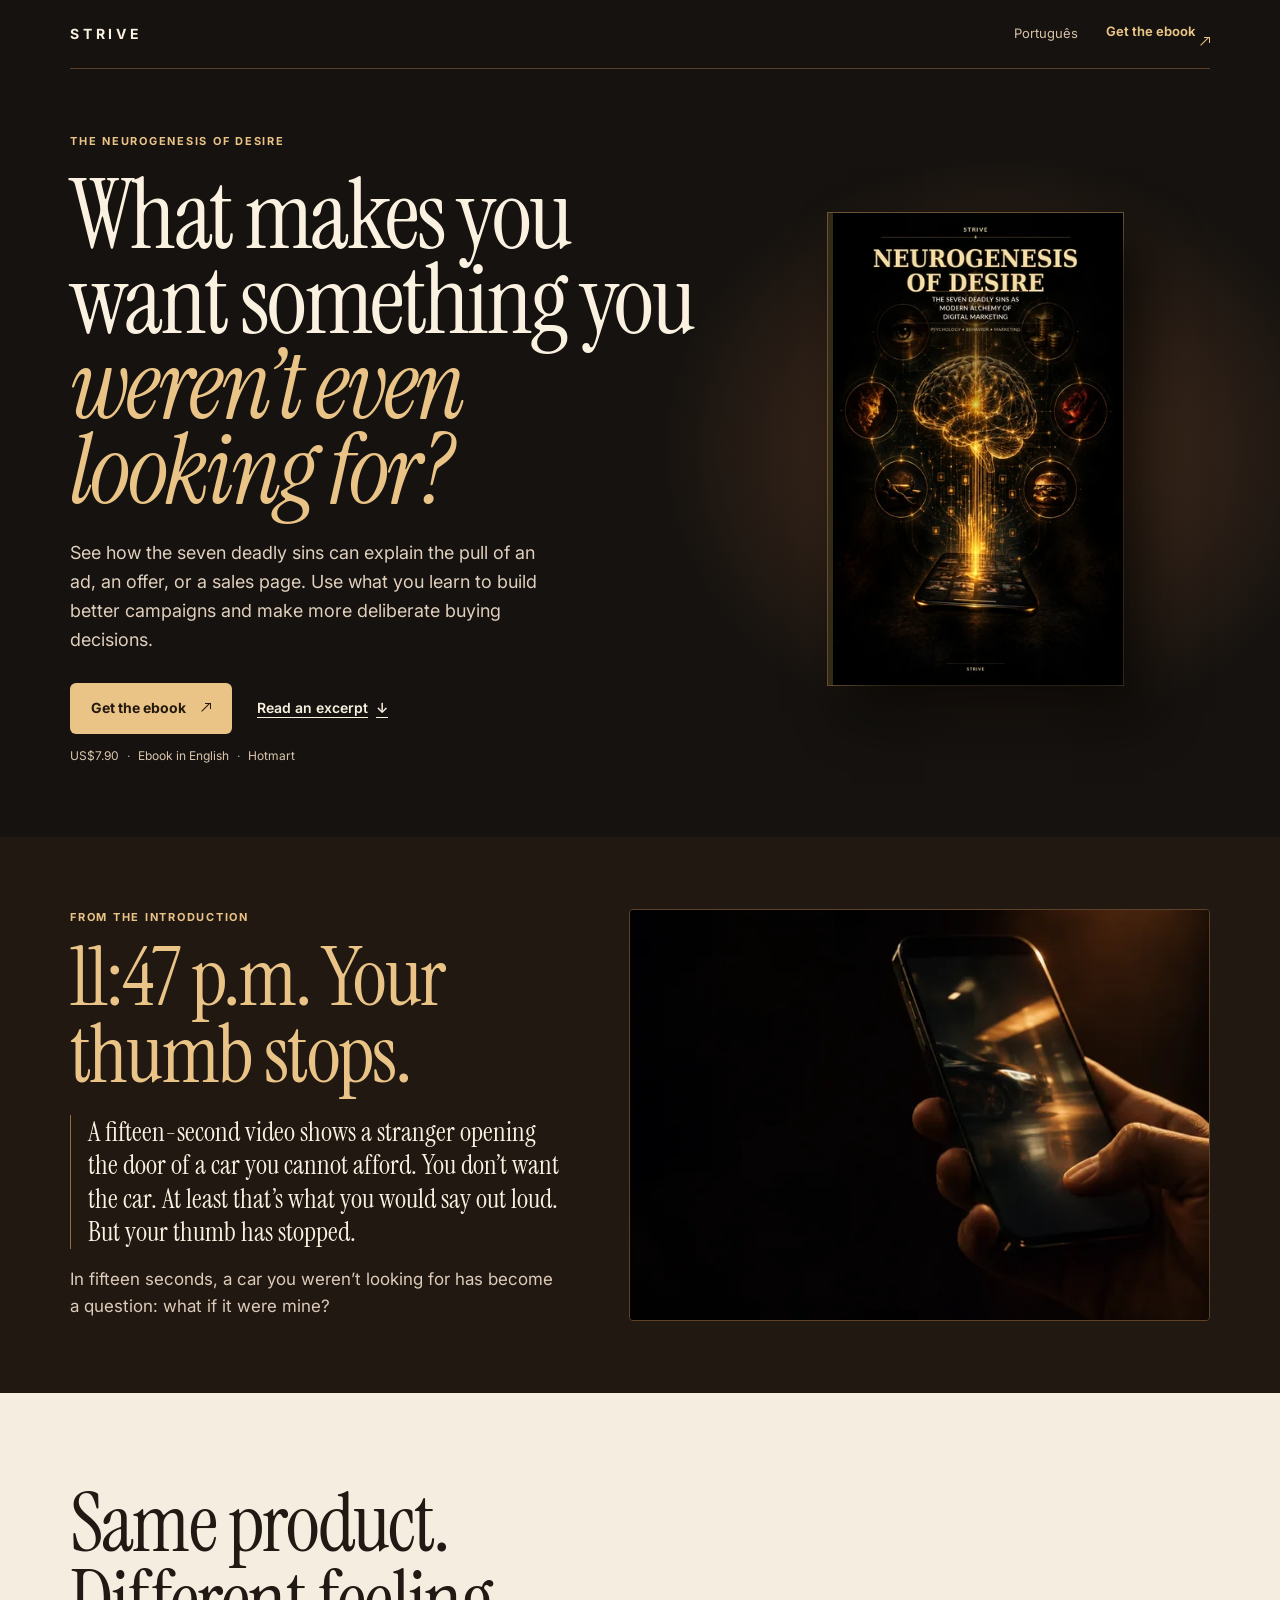
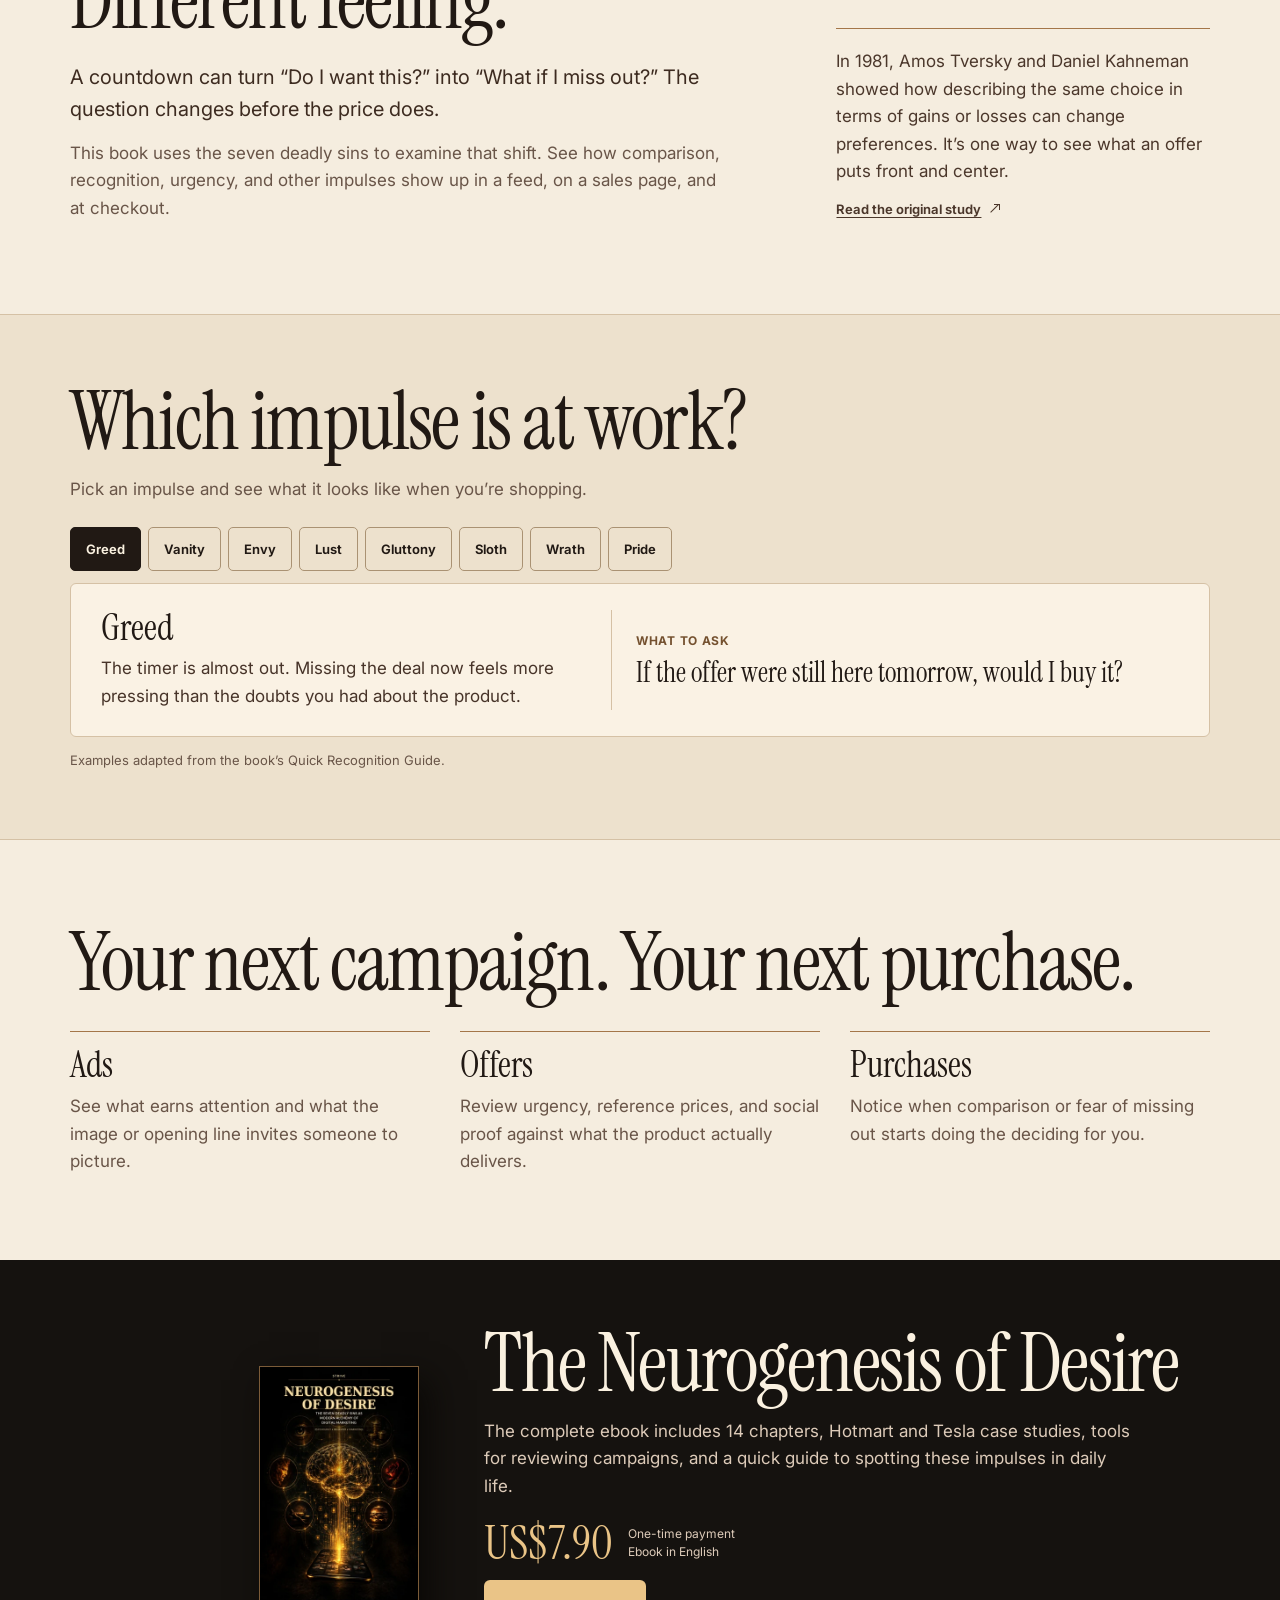
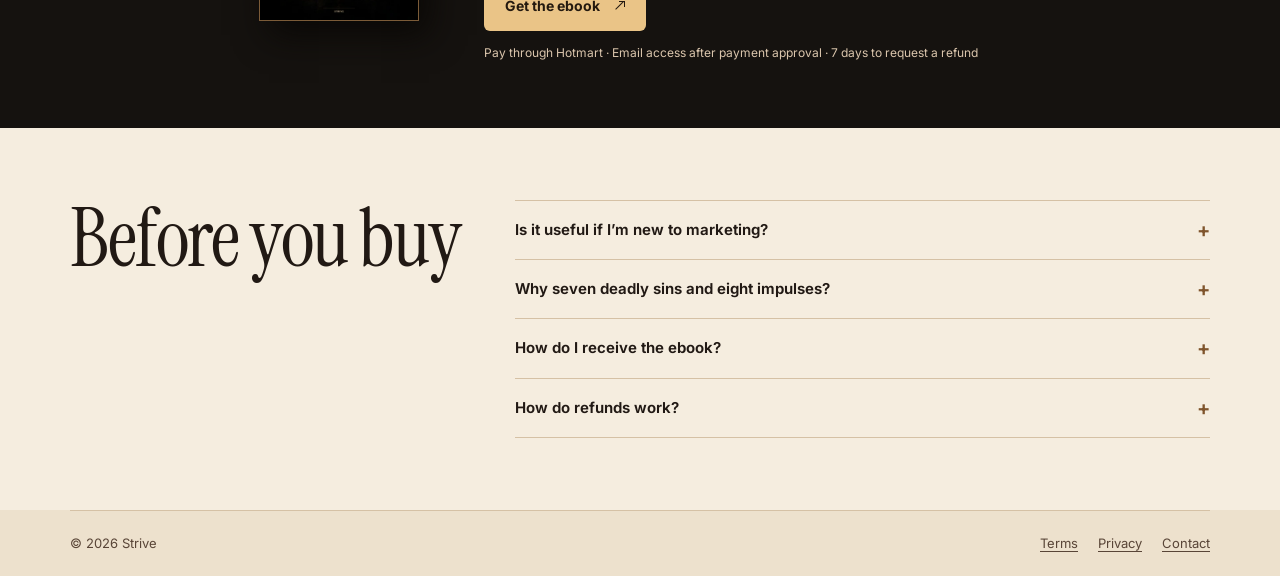
<file: index.html>
<!doctype html>
<html lang="en-US">
<head>
  <meta charset="utf-8">
  <meta name="viewport" content="width=device-width, initial-scale=1, viewport-fit=cover">
  <title>The Neurogenesis of Desire | The psychology behind offers we want</title>
  <meta name="description" content="What makes you want something you weren’t even looking for? Explore the seven deadly sins through the psychology of ads, offers, and buying decisions. Ebook, US$7.90.">
  <meta name="theme-color" content="#15120f">
  <link rel="canonical" href="https://striveks.github.io/neurogenesis-of-desire/">
  <link rel="alternate" hreflang="pt-BR" href="https://striveks.github.io/neurogenesis-desejo/">
  <link rel="alternate" hreflang="en-US" href="https://striveks.github.io/neurogenesis-of-desire/">
  <meta property="og:type" content="website">
  <meta property="og:title" content="The Neurogenesis of Desire">
  <meta property="og:description" content="What makes you want something you weren’t even looking for? Explore the seven deadly sins through the psychology of ads, offers, and buying decisions. Ebook, US$7.90.">
  <meta property="og:locale" content="en_US">
  <meta property="og:url" content="https://striveks.github.io/neurogenesis-of-desire/">
  <meta property="og:image" content="https://striveks.github.io/neurogenesis-of-desire/Capa%20do%20ebook.jpg">
  <meta property="og:image:alt" content="Cover of The Neurogenesis of Desire">
  <meta name="twitter:card" content="summary_large_image">
  <link rel="preconnect" href="https://fonts.googleapis.com">
  <link rel="preconnect" href="https://fonts.gstatic.com" crossorigin>
  <link rel="stylesheet" href="https://fonts.googleapis.com/css2?family=Instrument+Serif:ital@0;1&family=Inter:wght@400;500;600;650;700&display=swap">
  <link rel="stylesheet" href="page.css?v=232e783">
  <script src="page.js" defer></script>
  <script>
!function(f,b,e,v,n,t,s)
{if(f.fbq)return;n=f.fbq=function(){n.callMethod?
n.callMethod.apply(n,arguments):n.queue.push(arguments)};
if(!f._fbq)f._fbq=n;n.push=n;n.loaded=!0;n.version='2.0';
n.queue=[];t=b.createElement(e);t.async=!0;
t.src=v;s=b.getElementsByTagName(e)[0];
s.parentNode.insertBefore(t,s)}(window, document,'script',
'https://connect.facebook.net/en_US/fbevents.js');
fbq('init', '1488165053208368');
fbq('track', 'PageView');
</script>
</head>
<body data-value="7.90" data-currency="USD">
  <noscript><img height="1" width="1" hidden alt="" src="https://www.facebook.com/tr?id=1488165053208368&amp;ev=PageView&amp;noscript=1"></noscript>
  <a class="skip" href="#main">Skip to content</a>
  <header class="masthead">
    <div class="wrap masthead-inner">
      <span class="wordmark">STRIVE</span>
      <nav aria-label="Main navigation">
        <a class="language" data-language href="https://striveks.github.io/neurogenesis-desejo/" hreflang="pt-BR" lang="pt-BR">Português</a>
        <a class="header-cta" href="#oferta">Get the ebook <span aria-hidden="true">↗</span></a>
      </nav>
    </div>
  </header>
  <main id="main">
    <section class="hero" aria-labelledby="hero-title">
      <div class="wrap hero-grid">
        <div class="hero-copy">
          <p class="eyebrow hero-label">The Neurogenesis of Desire</p>
          <h1 id="hero-title">What makes you want something you <em>weren’t even looking for?</em></h1>
          <p class="hero-sub">See how the seven deadly sins can explain the pull of an ad, an offer, or a sales page. Use what you learn to build better campaigns and make more deliberate buying decisions.</p>
          <div class="hero-actions">
            <a id="hero-buy" class="button" href="https://pay.hotmart.com/O108236113W?checkoutMode=10" data-checkout>Get the ebook <span aria-hidden="true">↗</span></a>
            <a class="text-link" href="#amostra">Read an excerpt <span aria-hidden="true">↓</span></a>
          </div>
          <p class="micro">US$7.90 <span aria-hidden="true">·</span> Ebook in English <span aria-hidden="true">·</span> Hotmart</p>
        </div>
        <div class="hero-art">
          <div class="cover-frame">
            <img src="capa-360.webp" srcset="capa-360.webp 360w, capa-720.webp 720w"
                 sizes="(max-width: 760px) 42vw, 295px" width="360" height="576" fetchpriority="high" alt="Cover of The Neurogenesis of Desire">
          </div>
        </div>
      </div>
    </section>

    <section class="scene" id="amostra" aria-labelledby="scene-title">
      <div class="wrap scene-grid">
        <div class="scene-copy">
          <p class="eyebrow">From the introduction</p>
          <h2 id="scene-title">11:47 p.m. Your thumb stops.</h2>
          <blockquote>A fifteen-second video shows a stranger opening the door of a car you cannot afford. You don’t want the car. At least that’s what you would say out loud. But your thumb has stopped.</blockquote>
          <p>In fifteen seconds, a car you weren’t looking for has become a question: what if it were mine?</p>
        </div>
        <figure class="scene-image">
          <img src="feed-640.webp" srcset="feed-640.webp 640w, feed-1200.webp 1200w"
               sizes="(max-width: 760px) 90vw, 50vw" alt="A hand holding a phone with a video of a car on its screen at night" width="1200" height="800" loading="lazy" decoding="async">
        </figure>
      </div>
    </section>

    <section class="argument" aria-labelledby="argument-title">
      <div class="wrap argument-grid">
        <div>
          <h2 id="argument-title">Same product.<br>Different feeling.</h2>
          <p class="intro">A countdown can turn “Do I want this?” into “What if I miss out?” The question changes before the price does.</p>
          <p>This book uses the seven deadly sins to examine that shift. See how comparison, recognition, urgency, and other impulses show up in a feed, on a sales page, and at checkout.</p>
        </div>
        <aside class="evidence" aria-label="Research reference">
          <p>In 1981, Amos Tversky and Daniel Kahneman showed how describing the same choice in terms of gains or losses can change preferences. It’s one way to see what an offer puts front and center.</p>
          <a href="https://pubmed.ncbi.nlm.nih.gov/7455683/" target="_blank" rel="noopener">Read the original study <span aria-hidden="true">↗</span></a>
        </aside>
      </div>
    </section>

    <section class="examples" aria-labelledby="examples-title">
      <div class="wrap">
        <h2 id="examples-title">Which impulse is at work?</h2>
        <p class="examples-intro">Pick an impulse and see what it looks like when you’re shopping.</p>
        <div class="experiment" data-experiment>
          <article id="impulse-0" class="example">
  <div><h3>Greed</h3><p>The timer is almost out. Missing the deal now feels more pressing than the doubts you had about the product.</p></div>
  <div class="question"><span>What to ask</span><p>If the offer were still here tomorrow, would I buy it?</p></div>
</article>
          <article id="impulse-1" class="example">
  <div><h3>Vanity</h3><p>The first thing you picture is the photo of your purchase you’ll post.</p></div>
  <div class="question"><span>What to ask</span><p>Would I choose this if no one could see it?</p></div>
</article>
          <article id="impulse-2" class="example">
  <div><h3>Envy</h3><p>You see someone’s results and suddenly want the course they took.</p></div>
  <div class="question"><span>What to ask</span><p>Am I seeing how they got there or only where they ended up?</p></div>
</article>
          <article id="impulse-3" class="example">
  <div><h3>Lust</h3><p>The lighting, sound, and texture in the video make you imagine holding the product.</p></div>
  <div class="question"><span>What to ask</span><p>Will it deliver what the scene made me picture?</p></div>
</article>
          <article id="impulse-4" class="example">
  <div><h3>Gluttony</h3><p>The bundle has dozens of lessons. You already have three unfinished courses.</p></div>
  <div class="question"><span>What to ask</span><p>Which part of this bundle will I use first?</p></div>
</article>
          <article id="impulse-5" class="example">
  <div><h3>Sloth</h3><p>The one-click option wins before you even look at the one that takes three.</p></div>
  <div class="question"><span>What to ask</span><p>Does this save me time or make the sale easier?</p></div>
</article>
          <article id="impulse-6" class="example">
  <div><h3>Wrath</h3><p>The brand puts an old frustration into words. For a moment, buying feels like getting even.</p></div>
  <div class="question"><span>What to ask</span><p>Does this offer solve what made me angry?</p></div>
</article>
          <article id="impulse-7" class="example">
  <div><h3>Pride</h3><p>The expert title, the badge, and the high price make the claim feel credible.</p></div>
  <div class="question"><span>What to ask</span><p>What evidence backs up this claim to authority?</p></div>
</article>
        </div>
        <p class="caption">Examples adapted from the book’s Quick Recognition Guide.</p>
      </div>
    </section>

    <section class="application" aria-labelledby="application-title">
      <div class="wrap">
        <h2 id="application-title">Your next campaign. Your next purchase.</h2>
        <div class="applications"><article><h3>Ads</h3><p>See what earns attention and what the image or opening line invites someone to picture.</p></article>
          <article><h3>Offers</h3><p>Review urgency, reference prices, and social proof against what the product actually delivers.</p></article>
          <article><h3>Purchases</h3><p>Notice when comparison or fear of missing out starts doing the deciding for you.</p></article></div>
      </div>
    </section>

    <section class="offer" id="oferta" aria-labelledby="offer-title">
      <div class="wrap offer-grid">
        <div class="offer-art">
          <img src="capa-360.webp" width="360" height="576" loading="lazy" decoding="async" alt="">
        </div>
        <div class="offer-copy">
          <h2 id="offer-title">The Neurogenesis of Desire</h2>
          <p>The complete ebook includes 14 chapters, Hotmart and Tesla case studies, tools for reviewing campaigns, and a quick guide to spotting these impulses in daily life.</p>
          <div class="price-row"><strong>US$7.90</strong><span>One-time payment<br>Ebook in English</span></div>
          <a id="offer-buy" class="button" href="https://pay.hotmart.com/O108236113W?checkoutMode=10" data-checkout>Get the ebook <span aria-hidden="true">↗</span></a>
          <p class="micro">Pay through Hotmart · Email access after payment approval · 7 days to request a refund</p>
        </div>
      </div>
    </section>

    <section class="faq" aria-labelledby="faq-title">
      <div class="wrap faq-grid">
        <h2 id="faq-title">Before you buy</h2>
        <div><details><summary>Is it useful if I’m new to marketing?</summary><p>Yes. The book starts with the psychology of these impulses, looks at examples from brands, and moves on to tools for reviewing ads, offers, and funnels.</p></details>
          <details><summary>Why seven deadly sins and eight impulses?</summary><p>The book also draws on the tradition of Evagrius Ponticus, who treated vanity and pride separately. One seeks recognition, the other seeks superiority.</p></details>
          <details><summary>How do I receive the ebook?</summary><p>Hotmart sends access instructions to the email address used at checkout once payment is approved.</p></details>
          <details><summary>How do refunds work?</summary><p>You can request a refund through Hotmart within seven days of the purchase.</p></details></div>
      </div>
    </section>
  </main>

  <footer>
    <div class="wrap footer-inner">
      <span>© 2026 Strive</span>
      <div class="legal"><a href="terms.html">Terms</a><a href="privacy.html">Privacy</a><a href="contact.html">Contact</a></div>
    </div>
  </footer>
  <div id="sticky" class="sticky" hidden>
    <span>US$7.90</span><a class="button" href="https://pay.hotmart.com/O108236113W?checkoutMode=10" data-checkout>Get the ebook <span aria-hidden="true">↗</span></a>
  </div>
</body>
</html>
</file>
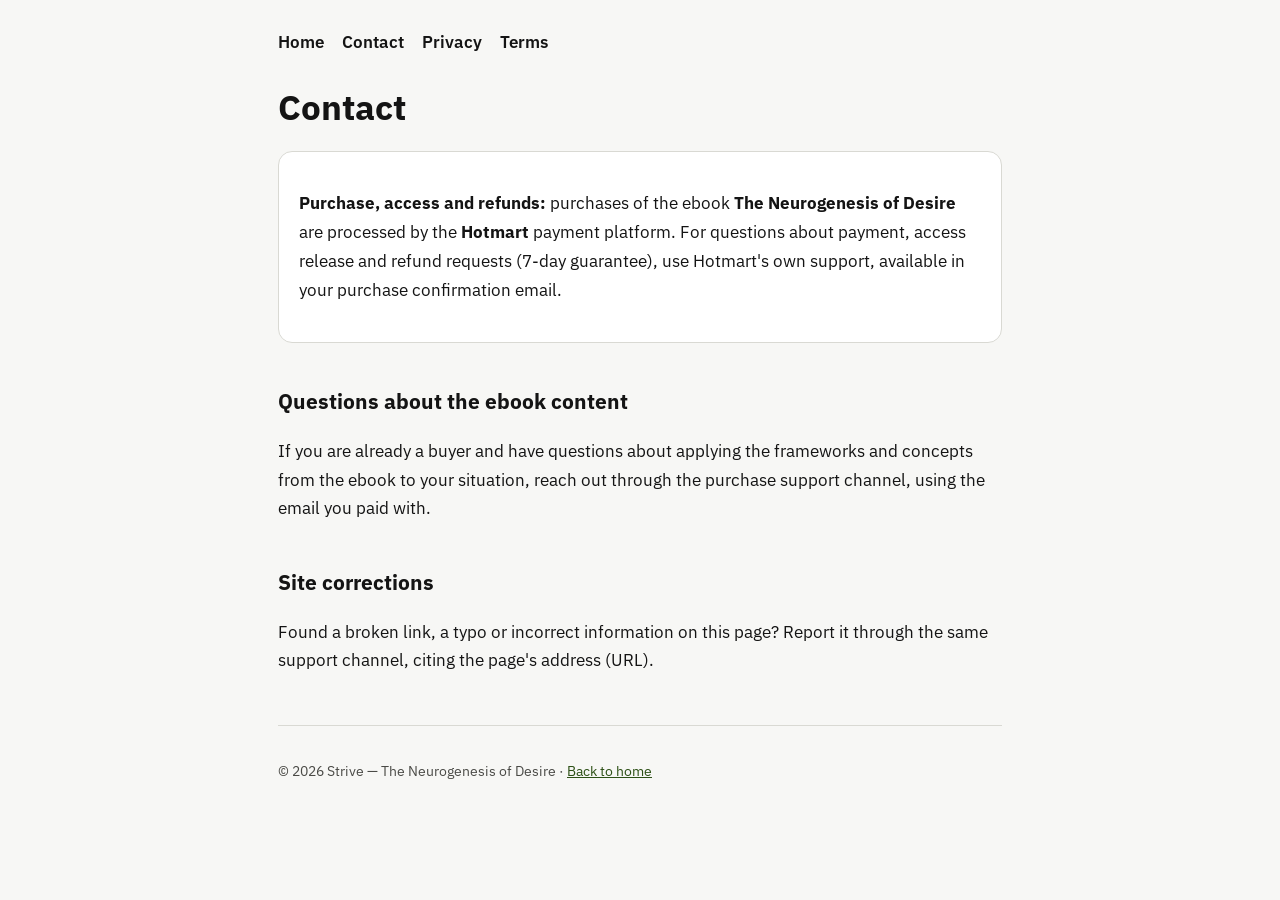
<file: contact.html>
<!doctype html>
<html lang="en">
<head>
  <!-- Google tag (gtag.js) -->
  <script async src="https://www.googletagmanager.com/gtag/js?id=AW-18496624211"></script>
  <script>
    window.dataLayer = window.dataLayer || [];
    function gtag(){dataLayer.push(arguments);}
    gtag('js', new Date());

    gtag('config', 'AW-18496624211');
  </script>
  <!-- Meta Pixel Code -->
  <script>
  !function(f,b,e,v,n,t,s)
  {if(f.fbq)return;n=f.fbq=function(){n.callMethod?
  n.callMethod.apply(n,arguments):n.queue.push(arguments)};
  if(!f._fbq)f._fbq=n;n.push=n.loaded=!0;n.version='2.0';
  n.queue=[];t=b.createElement(e);t.async=!0;
  t.src=v;s=b.getElementsByTagName(e)[0];
  s.parentNode.insertBefore(t,s)}(window, document,'script',
  'https://connect.facebook.net/en_US/fbevents.js');
  fbq('init', '1485489682906125');
  fbq('track', 'PageView');
  fbq('init', '2617810105282228');
  fbq('track', 'PageView');
  </script>
  <!-- End Meta Pixel Code -->
  <meta charset="utf-8">
  <meta name="viewport" content="width=device-width, initial-scale=1">
  <title>Contact | Strive — The Neurogenesis of Desire</title>
  <meta name="description" content="Support channels for the ebook The Neurogenesis of Desire (Strive): purchase, access, refund and questions about the content.">
  <link rel="canonical" href="https://striveks.github.io/neurogenesis-of-desire/contact.html">
  <meta name="robots" content="index,follow">
  <link rel="preconnect" href="https://fonts.googleapis.com">
  <link rel="preconnect" href="https://fonts.gstatic.com" crossorigin>
  <link href="https://fonts.googleapis.com/css2?family=IBM+Plex+Sans:wght@400;600;700&display=swap" rel="stylesheet">
  <style>
    :root{--bg:#F7F7F5;--card:#FFFFFF;--ink:#141414;--muted:#4A4A46;--line:#D9D9D3;--accent:#2D5016}
    *{box-sizing:border-box}
    body{margin:0;background:var(--bg);color:var(--ink);font:17px/1.7 'IBM Plex Sans',sans-serif}
    main{max-width:760px;margin:0 auto;padding:28px 18px 70px}
    h1{font-size:2.2rem;line-height:1.15}
    h2{margin-top:2em;font-size:1.3rem}
    .box{background:var(--card);border:1px solid var(--line);border-radius:14px;padding:20px}
    .small{color:var(--muted);font-size:.9rem}
    a{color:var(--accent)}
    nav{margin-bottom:30px}
    nav a{margin-right:14px;text-decoration:none;font-weight:600;color:var(--ink)}
    nav a:hover{color:var(--accent)}
    footer{border-top:1px solid var(--line);padding-top:18px;margin-top:50px}
  </style>
</head>
<body>
  <main>
    <nav><a href="index.html">Home</a> <a href="contact.html">Contact</a> <a href="privacy.html">Privacy</a> <a href="terms.html">Terms</a></nav>
    <h1>Contact</h1>
    <div class="box">
      <p><strong>Purchase, access and refunds:</strong> purchases of the ebook <strong>The Neurogenesis of Desire</strong> are processed by the <strong>Hotmart</strong> payment platform. For questions about payment, access release and refund requests (7-day guarantee), use Hotmart's own support, available in your purchase confirmation email.</p>
    </div>
    <h2>Questions about the ebook content</h2>
    <p>If you are already a buyer and have questions about applying the frameworks and concepts from the ebook to your situation, reach out through the purchase support channel, using the email you paid with.</p>
    <h2>Site corrections</h2>
    <p>Found a broken link, a typo or incorrect information on this page? Report it through the same support channel, citing the page's address (URL).</p>
    <footer><p class="small">© 2026 Strive — The Neurogenesis of Desire · <a href="index.html">Back to home</a></p></footer>
  </main>
</body>
</html>
</file>
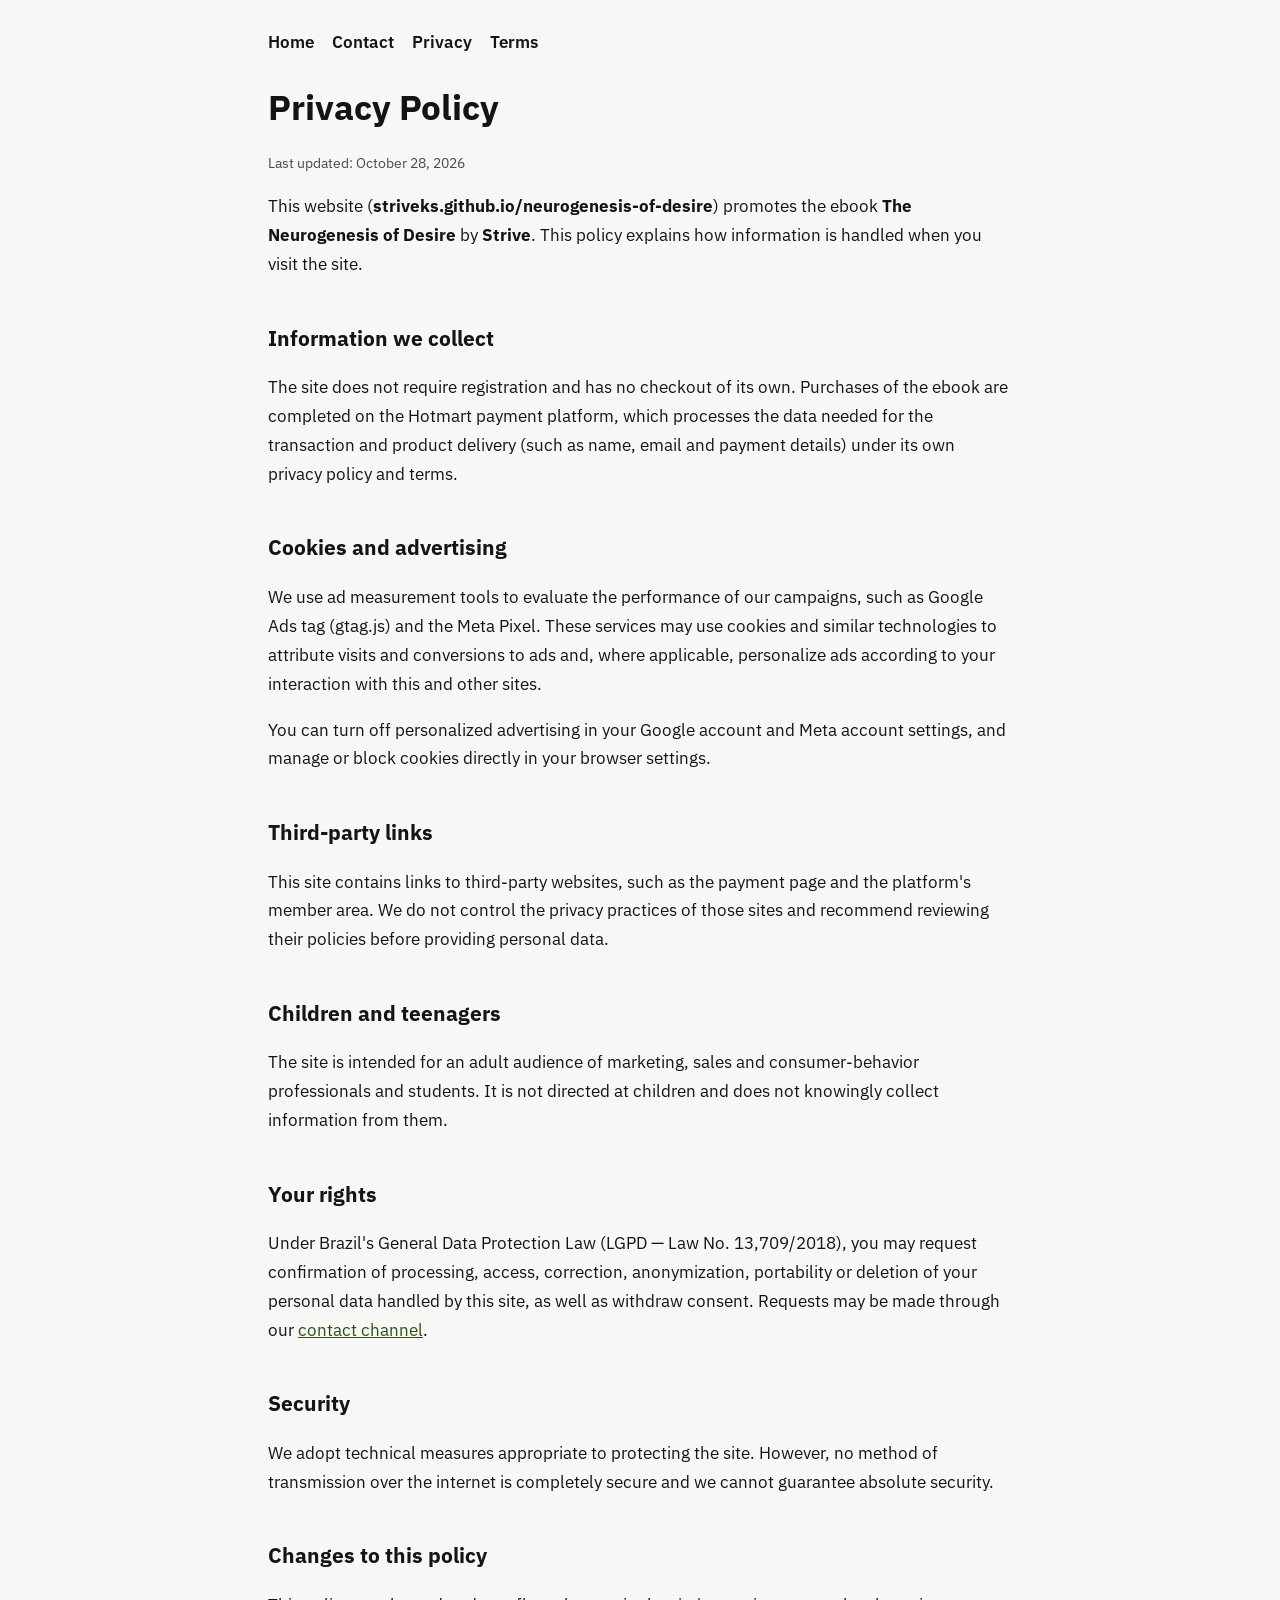
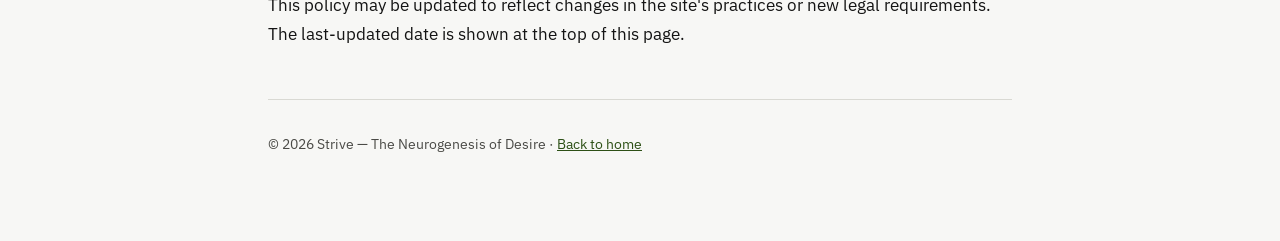
<file: privacy.html>
<!doctype html>
<html lang="en">
<head>
  <!-- Google tag (gtag.js) -->
  <script async src="https://www.googletagmanager.com/gtag/js?id=AW-18496624211"></script>
  <script>
    window.dataLayer = window.dataLayer || [];
    function gtag(){dataLayer.push(arguments);}
    gtag('js', new Date());

    gtag('config', 'AW-18496624211');
  </script>
  <!-- Meta Pixel Code -->
  <script>
  !function(f,b,e,v,n,t,s)
  {if(f.fbq)return;n=f.fbq=function(){n.callMethod?
  n.callMethod.apply(n,arguments):n.queue.push(arguments)};
  if(!f._fbq)f._fbq=n;n.push=n.loaded=!0;n.version='2.0';
  n.queue=[];t=b.createElement(e);t.async=!0;
  t.src=v;s=b.getElementsByTagName(e)[0];
  s.parentNode.insertBefore(t,s)}(window, document,'script',
  'https://connect.facebook.net/en_US/fbevents.js');
  fbq('init', '1485489682906125');
  fbq('track', 'PageView');
  fbq('init', '2617810105282228');
  fbq('track', 'PageView');
  </script>
  <!-- End Meta Pixel Code -->
  <meta charset="utf-8">
  <meta name="viewport" content="width=device-width, initial-scale=1">
  <title>Privacy Policy | Strive — The Neurogenesis of Desire</title>
  <meta name="description" content="Privacy Policy for The Neurogenesis of Desire ebook site (Strive): data collected, cookies, advertising and your rights.">
  <link rel="canonical" href="https://striveks.github.io/neurogenesis-of-desire/privacy.html">
  <meta name="robots" content="index,follow">
  <link rel="preconnect" href="https://fonts.googleapis.com">
  <link rel="preconnect" href="https://fonts.gstatic.com" crossorigin>
  <link href="https://fonts.googleapis.com/css2?family=IBM+Plex+Sans:wght@400;600;700&display=swap" rel="stylesheet">
  <style>
    :root{--bg:#F7F7F5;--card:#FFFFFF;--ink:#141414;--muted:#4A4A46;--line:#D9D9D3;--accent:#2D5016}
    *{box-sizing:border-box}
    body{margin:0;background:var(--bg);color:var(--ink);font:17px/1.7 'IBM Plex Sans',sans-serif}
    main{max-width:780px;margin:0 auto;padding:28px 18px 70px}
    h1{font-size:2.2rem;line-height:1.15}
    h2{margin-top:2em;font-size:1.3rem}
    .box{background:var(--card);border:1px solid var(--line);border-radius:14px;padding:18px}
    .small{color:var(--muted);font-size:.9rem}
    a{color:var(--accent)}
    nav{margin-bottom:30px}
    nav a{margin-right:14px;text-decoration:none;font-weight:600;color:var(--ink)}
    nav a:hover{color:var(--accent)}
    footer{border-top:1px solid var(--line);padding-top:18px;margin-top:50px}
  </style>
</head>
<body>
  <main>
    <nav><a href="index.html">Home</a> <a href="contact.html">Contact</a> <a href="privacy.html">Privacy</a> <a href="terms.html">Terms</a></nav>
    <h1>Privacy Policy</h1>
    <p class="small">Last updated: October 28, 2026</p>

    <p>This website (<strong>striveks.github.io/neurogenesis-of-desire</strong>) promotes the ebook <strong>The Neurogenesis of Desire</strong> by <strong>Strive</strong>. This policy explains how information is handled when you visit the site.</p>

    <h2>Information we collect</h2>
    <p>The site does not require registration and has no checkout of its own. Purchases of the ebook are completed on the Hotmart payment platform, which processes the data needed for the transaction and product delivery (such as name, email and payment details) under its own privacy policy and terms.</p>

    <h2>Cookies and advertising</h2>
    <p>We use ad measurement tools to evaluate the performance of our campaigns, such as Google Ads tag (gtag.js) and the Meta Pixel. These services may use cookies and similar technologies to attribute visits and conversions to ads and, where applicable, personalize ads according to your interaction with this and other sites.</p>
    <p>You can turn off personalized advertising in your Google account and Meta account settings, and manage or block cookies directly in your browser settings.</p>

    <h2>Third-party links</h2>
    <p>This site contains links to third-party websites, such as the payment page and the platform's member area. We do not control the privacy practices of those sites and recommend reviewing their policies before providing personal data.</p>

    <h2>Children and teenagers</h2>
    <p>The site is intended for an adult audience of marketing, sales and consumer-behavior professionals and students. It is not directed at children and does not knowingly collect information from them.</p>

    <h2>Your rights</h2>
    <p>Under Brazil's General Data Protection Law (LGPD — Law No. 13,709/2018), you may request confirmation of processing, access, correction, anonymization, portability or deletion of your personal data handled by this site, as well as withdraw consent. Requests may be made through our <a href="contact.html">contact channel</a>.</p>

    <h2>Security</h2>
    <p>We adopt technical measures appropriate to protecting the site. However, no method of transmission over the internet is completely secure and we cannot guarantee absolute security.</p>

    <h2>Changes to this policy</h2>
    <p>This policy may be updated to reflect changes in the site's practices or new legal requirements. The last-updated date is shown at the top of this page.</p>
    <footer><p class="small">© 2026 Strive — The Neurogenesis of Desire · <a href="index.html">Back to home</a></p></footer>
  </main>
</body>
</html>
</file>
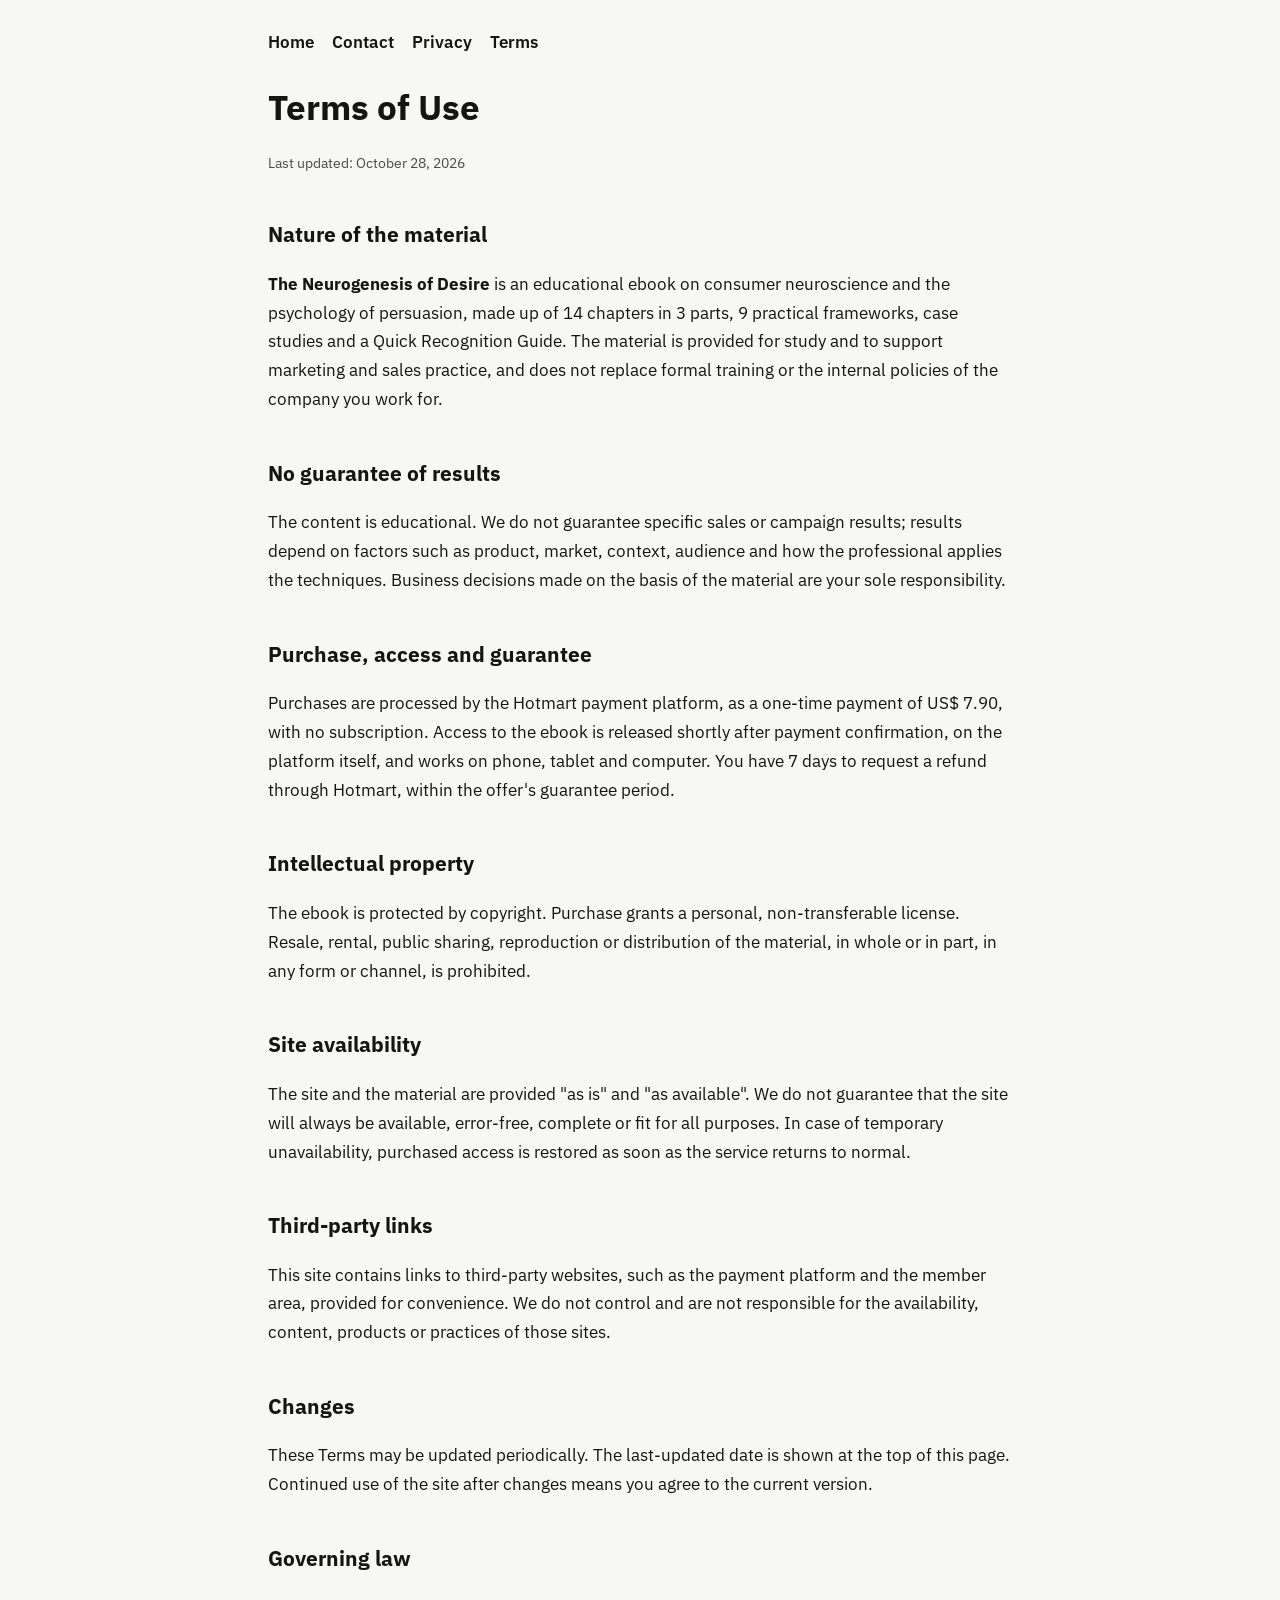
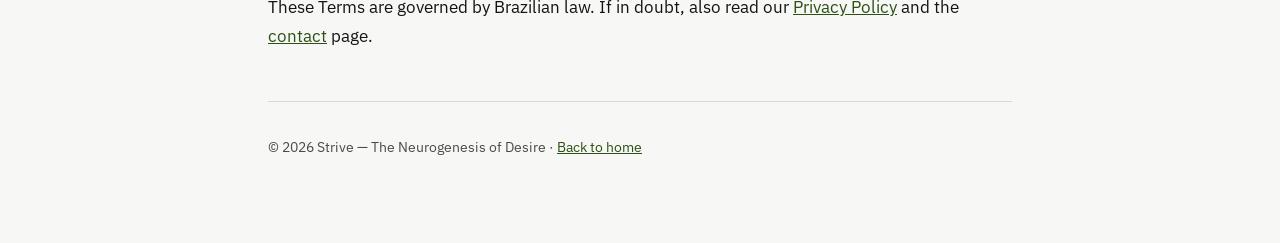
<file: terms.html>
<!doctype html>
<html lang="en">
<head>
  <!-- Google tag (gtag.js) -->
  <script async src="https://www.googletagmanager.com/gtag/js?id=AW-18496624211"></script>
  <script>
    window.dataLayer = window.dataLayer || [];
    function gtag(){dataLayer.push(arguments);}
    gtag('js', new Date());

    gtag('config', 'AW-18496624211');
  </script>
  <!-- Meta Pixel Code -->
  <script>
  !function(f,b,e,v,n,t,s)
  {if(f.fbq)return;n=f.fbq=function(){n.callMethod?
  n.callMethod.apply(n,arguments):n.queue.push(arguments)};
  if(!f._fbq)f._fbq=n;n.push=n.loaded=!0;n.version='2.0';
  n.queue=[];t=b.createElement(e);t.async=!0;
  t.src=v;s=b.getElementsByTagName(e)[0];
  s.parentNode.insertBefore(t,s)}(window, document,'script',
  'https://connect.facebook.net/en_US/fbevents.js');
  fbq('init', '1485489682906125');
  fbq('track', 'PageView');
  fbq('init', '2617810105282228');
  fbq('track', 'PageView');
  </script>
  <!-- End Meta Pixel Code -->
  <meta charset="utf-8">
  <meta name="viewport" content="width=device-width, initial-scale=1">
  <title>Terms of Use | Strive — The Neurogenesis of Desire</title>
  <meta name="description" content="Terms of Use for the ebook The Neurogenesis of Desire (Strive): nature of the material, purchase, guarantee, intellectual property and limitations of liability.">
  <link rel="canonical" href="https://striveks.github.io/neurogenesis-of-desire/terms.html">
  <meta name="robots" content="index,follow">
  <link rel="preconnect" href="https://fonts.googleapis.com">
  <link rel="preconnect" href="https://fonts.gstatic.com" crossorigin>
  <link href="https://fonts.googleapis.com/css2?family=IBM+Plex+Sans:wght@400;600;700&display=swap" rel="stylesheet">
  <style>
    :root{--bg:#F7F7F5;--card:#FFFFFF;--ink:#141414;--muted:#4A4A46;--line:#D9D9D3;--accent:#2D5016}
    *{box-sizing:border-box}
    body{margin:0;background:var(--bg);color:var(--ink);font:17px/1.7 'IBM Plex Sans',sans-serif}
    main{max-width:780px;margin:0 auto;padding:28px 18px 70px}
    h1{font-size:2.2rem;line-height:1.15}
    h2{margin-top:2em;font-size:1.3rem}
    .box{background:var(--card);border:1px solid var(--line);border-radius:14px;padding:18px}
    .small{color:var(--muted);font-size:.9rem}
    a{color:var(--accent)}
    nav{margin-bottom:30px}
    nav a{margin-right:14px;text-decoration:none;font-weight:600;color:var(--ink)}
    nav a:hover{color:var(--accent)}
    footer{border-top:1px solid var(--line);padding-top:18px;margin-top:50px}
  </style>
</head>
<body>
  <main>
    <nav><a href="index.html">Home</a> <a href="contact.html">Contact</a> <a href="privacy.html">Privacy</a> <a href="terms.html">Terms</a></nav>
    <h1>Terms of Use</h1>
    <p class="small">Last updated: October 28, 2026</p>

    <h2>Nature of the material</h2>
    <p><strong>The Neurogenesis of Desire</strong> is an educational ebook on consumer neuroscience and the psychology of persuasion, made up of 14 chapters in 3 parts, 9 practical frameworks, case studies and a Quick Recognition Guide. The material is provided for study and to support marketing and sales practice, and does not replace formal training or the internal policies of the company you work for.</p>

    <h2>No guarantee of results</h2>
    <p>The content is educational. We do not guarantee specific sales or campaign results; results depend on factors such as product, market, context, audience and how the professional applies the techniques. Business decisions made on the basis of the material are your sole responsibility.</p>

    <h2>Purchase, access and guarantee</h2>
    <p>Purchases are processed by the Hotmart payment platform, as a one-time payment of US$ 7.90, with no subscription. Access to the ebook is released shortly after payment confirmation, on the platform itself, and works on phone, tablet and computer. You have 7 days to request a refund through Hotmart, within the offer's guarantee period.</p>

    <h2>Intellectual property</h2>
    <p>The ebook is protected by copyright. Purchase grants a personal, non-transferable license. Resale, rental, public sharing, reproduction or distribution of the material, in whole or in part, in any form or channel, is prohibited.</p>

    <h2>Site availability</h2>
    <p>The site and the material are provided "as is" and "as available". We do not guarantee that the site will always be available, error-free, complete or fit for all purposes. In case of temporary unavailability, purchased access is restored as soon as the service returns to normal.</p>

    <h2>Third-party links</h2>
    <p>This site contains links to third-party websites, such as the payment platform and the member area, provided for convenience. We do not control and are not responsible for the availability, content, products or practices of those sites.</p>

    <h2>Changes</h2>
    <p>These Terms may be updated periodically. The last-updated date is shown at the top of this page. Continued use of the site after changes means you agree to the current version.</p>

    <h2>Governing law</h2>
    <p>These Terms are governed by Brazilian law. If in doubt, also read our <a href="privacy.html">Privacy Policy</a> and the <a href="contact.html">contact</a> page.</p>
    <footer><p class="small">© 2026 Strive — The Neurogenesis of Desire · <a href="index.html">Back to home</a></p></footer>
  </main>
</body>
</html>
</file>
<file: page.css>
:root {
  color-scheme: light;
  --ink: #211914;
  --dark: #15120f;
  --coal: #211812;
  --paper: #f5eddf;
  --paper-dark: #ede1cd;
  --milk: #faf1e0;
  --gold: #eac487;
  --muted: #695548;
  --line: #d5c1a5;
  --display: "Instrument Serif", Georgia, serif;
  --sans: Inter, system-ui, sans-serif;
}
*, *::before, *::after { box-sizing: border-box; }
html { scroll-behavior: smooth; }
body { margin: 0; background: var(--paper); color: var(--ink); font: 400 17px/1.62 var(--sans); }
img { display: block; max-width: 100%; height: auto; }
a { color: inherit; }
button { font: inherit; }
[hidden] { display: none !important; }
:focus-visible { outline: 2px solid #b15d14; outline-offset: 5px; }
h1, h2, h3, p, figure { margin: 0; }
h1, h2, h3 { font-family: var(--display); font-weight: 400; }
h1 { font-size: clamp(65px, 7.55vw, 112px); line-height: .88; letter-spacing: -.027em; }
h2 { font-size: clamp(47px, 6.5vw, 82px); line-height: .94; letter-spacing: -.022em; }
h3 { font-size: 36px; line-height: 1; }
h1 em { color: var(--gold); font-weight: 400; }
section[id] { scroll-margin-top: 14px; }
.wrap { width: min(100% - 96px, 1140px); margin-inline: auto; }
.eyebrow { font-size: 11px; font-weight: 700; letter-spacing: .16em; text-transform: uppercase; }
.skip { position: fixed; z-index: 12; inset: 8px auto auto 8px; transform: translateY(-160%); background: var(--milk); color: var(--ink); padding: 8px 14px; }
.skip:focus { transform: none; }
.masthead { color: var(--milk); background: var(--dark); }
.masthead-inner { display: flex; min-height: 69px; align-items: center; justify-content: space-between; gap: 20px; border-bottom: 1px solid #59402c; }
.wordmark { font-size: 14px; font-weight: 700; letter-spacing: .27em; }
nav { display: flex; align-items: center; gap: 28px; font-size: 13px; }
nav a { text-decoration: none; }
.language { color: #d8c1a6; }
.header-cta { color: var(--gold); font-weight: 650; }
nav a:hover, .text-link:hover, .legal a:hover { text-decoration: underline; }
.hero { background: var(--dark); color: var(--milk); overflow: hidden; }
.hero-grid { min-height: 620px; display: grid; grid-template-columns: 1.36fr 1fr; align-items: center; gap: 35px; padding-block: 64px 72px; }
.hero-copy { position: relative; z-index: 1; }
.hero-label { color: var(--gold); margin-bottom: 22px; }
.hero-sub { max-width: 43ch; color: #e0cfbd; margin-top: 25px; font-size: 18px; }
.hero-actions { display: flex; flex-wrap: wrap; align-items: center; gap: 16px 25px; margin-top: 28px; }
.button { display: inline-flex; align-items: center; justify-content: center; gap: 13px; min-height: 51px; padding: 12px 20px; border: 1px solid transparent; border-radius: 6px; background: var(--gold); color: #24190f; text-decoration: none; font-size: 14px; font-weight: 700; line-height: 1.25; }
.button:hover { background: #f4d8a7; }
/* Draw the diagonal arrow so the controls do not depend on font fallback. */
.header-cta span, .button span, .evidence a span {
  position: relative;
  display: inline-block;
  width: 10px;
  height: 10px;
  margin-left: 2px;
  font-size: 0;
  vertical-align: -1px;
}
.header-cta span::before, .button span::before, .evidence a span::before {
  content: "";
  position: absolute;
  inset: 0 0 auto auto;
  width: 6px;
  height: 6px;
  border-top: 1px solid currentColor;
  border-right: 1px solid currentColor;
}
.header-cta span::after, .button span::after, .evidence a span::after {
  content: "";
  position: absolute;
  top: 4px;
  left: -1px;
  width: 11px;
  height: 1px;
  background: currentColor;
  transform: rotate(-45deg);
}
.text-link { min-height: 44px; display: inline-flex; align-items: center; gap: 8px; color: var(--milk); text-underline-offset: 4px; font-size: 14px; font-weight: 600; }
.micro { color: #dbc6ad; font-size: 12px; margin-top: 12px; }
.micro > span { margin-inline: 5px; opacity: .82; }
.hero-art { position: relative; display: grid; justify-items: center; isolation: isolate; }
.hero-art::before { content: ""; position: absolute; inset: -14% -20%; z-index: -1; background: radial-gradient(ellipse at 54% 50%, #624021 0, #352419 33%, transparent 69%); }
.cover-frame { width: min(100%, 295px); box-shadow: 22px 28px 48px #080604c9, 0 0 0 1px #be935687; position: relative; }
.cover-frame::after { position: absolute; inset: 0 auto 0 0; width: 5px; background: #e6bb6938; content: ""; pointer-events: none; }

.scene { background: var(--coal); color: var(--milk); }
.scene-grid { display: grid; grid-template-columns: .92fr 1.08fr; align-items: center; gap: clamp(32px, 5vw, 78px); padding-block: 72px; }
.scene-copy .eyebrow { color: var(--gold); margin-bottom: 12px; }
.scene h2 { color: var(--gold); }
.scene blockquote { font: 400 27px/1.24 var(--display); margin: 22px 0 17px; border-left: 1px solid #986e40; padding-left: 17px; }
.scene-copy > p:last-child { color: #ddcbb9; max-width: 45ch; }
.scene-image { align-self: stretch; display: flex; min-height: 300px; }
.scene-image img { height: 100%; width: 100%; object-fit: cover; object-position: 72% center; border: 1px solid #5d422a; border-radius: 4px; }
.argument { padding-block: 92px; }
.argument-grid { display: grid; grid-template-columns: 1.28fr .72fr; align-items: end; gap: 40px clamp(45px, 8vw, 128px); }
.argument .intro { font-size: 20px; color: #3d2b20; margin-top: 22px; }
.argument .intro + p { color: var(--muted); margin-top: 14px; }
.evidence { padding: 19px 0 0; border-top: 1px solid #a47649; color: #4b372b; }
.evidence a { display: inline-flex; align-items: center; gap: 7px; font-weight: 650; font-size: 13px; margin-top: 13px; text-underline-offset: 3px; }

.examples { padding-block: 68px; background: var(--paper-dark); border-block: 1px solid var(--line); }
.examples-intro { margin-top: 15px; color: var(--muted); }
.experiment { margin-top: 24px; }
.tablist { display: flex; flex-wrap: wrap; gap: 7px; margin-bottom: 12px; }
.tablist button { background: transparent; color: var(--ink); border: 1px solid #aa9273; border-radius: 5px; padding: 8px 15px; min-height: 44px; font-size: 13px; font-weight: 650; cursor: pointer; }
.tablist button[aria-selected="true"] { background: var(--ink); color: var(--milk); border-color: var(--ink); }
.tablist button:hover:not([aria-selected="true"]) { background: #f7efe2; }
.example { display: grid; grid-template-columns: .92fr 1.08fr; gap: 26px; background: #faf2e4; border: 1px solid var(--line); padding: 26px 30px; border-radius: 6px; }
.example + .example { margin-top: 8px; }
.example h3 { margin-bottom: 9px; }
.example p { color: #473429; }
.example .question { padding-left: 24px; border-left: 1px solid var(--line); align-content: center; display: grid; }
.question span { color: #74512f; font-weight: 700; letter-spacing: .06em; font-size: 12px; text-transform: uppercase; margin-bottom: 6px; }
.question p { font: 28px/1.14 var(--display); color: var(--ink); }
.caption { margin-top: 13px; color: var(--muted); font-size: 13px; }
.application { padding-block: 84px; }
.applications { margin-top: 30px; display: grid; grid-template-columns: repeat(3, 1fr); gap: 30px; }
.applications article { padding-top: 15px; border-top: 1px solid #a47649; }
.applications p { margin-top: 10px; color: var(--muted); }
.offer { color: var(--milk); background: var(--dark); }
.offer-grid { padding-block: 65px; display: grid; grid-template-columns: .65fr 1.35fr; gap: 34px 65px; align-items: center; }
.offer-art { justify-self: end; width: min(100%, 160px); box-shadow: 10px 14px 32px #0a0806; border: 1px solid #7b5b38; }
.offer-copy > p:not(.micro) { max-width: 59ch; margin-top: 16px; color: #ddcbb9; }
.price-row { display: flex; align-items: center; gap: 15px; margin-block: 20px 15px; }
.price-row strong { font: 400 47px/.95 var(--display); color: var(--gold); white-space: nowrap; }
.price-row span { color: #ddcbb9; font-size: 12px; line-height: 1.45; }
.faq { padding-block: 72px; }
.faq-grid { display: grid; grid-template-columns: .75fr 1.25fr; gap: 28px; }
details { border-bottom: 1px solid var(--line); }
details:first-child { border-top: 1px solid var(--line); }
summary { cursor: pointer; list-style: none; display: flex; align-items: center; justify-content: space-between; gap: 12px; padding-block: 13px; font-size: 15px; font-weight: 650; }
summary::-webkit-details-marker { display: none; }
summary::after { content: "+"; font-size: 20px; color: #7f542c; }
details[open] summary::after { content: "−"; }
details p { margin-bottom: 14px; color: var(--muted); font-size: 15px; }
footer { background: var(--paper-dark); color: #594537; font-size: 13px; }
.footer-inner { border-top: 1px solid var(--line); padding-block: 22px; display: flex; flex-wrap: wrap; gap: 8px 26px; justify-content: space-between; }
.legal { display: flex; flex-wrap: wrap; gap: 5px 20px; }
.legal a { text-underline-offset: 3px; }
.sticky { display: none; }
@media (max-width: 960px) {
  .wrap { width: min(100% - 60px, 1140px); }
  .hero-grid { min-height: 560px; }
  h1 { font-size: clamp(62px, 9vw, 86px); }
}
@media (max-width: 760px) {
  .wrap { width: calc(100% - 42px); }
  .masthead-inner { min-height: 55px; }
  nav { gap: 17px; }
  .hero-grid { min-height: auto; grid-template-columns: 1fr; gap: 22px; padding-block: 34px 41px; }
  h1 { font-size: clamp(54px, 12vw, 80px); max-width: 11ch; }
  h2 { font-size: clamp(44px, 11vw, 64px); }
  .hero-label { margin-bottom: 16px; }
  .hero-sub { margin-top: 18px; font-size: 16px; }
  .hero-actions { margin-top: 18px; gap: 5px 16px; }
  .cover-frame { width: min(42vw, 185px); }
  .hero-art::before { inset: -13% -5%; }
  .scene-grid, .argument-grid, .faq-grid { grid-template-columns: 1fr; gap: 23px; }
  .scene-grid, .argument, .examples, .application, .faq { padding-block: 49px; }
  .scene-image { min-height: 0; height: min(61vw, 340px); }
  .argument .intro { margin-top: 15px; }
  .evidence { padding-top: 12px; }
  .example { grid-template-columns: 1fr; padding: 17px; gap: 15px; }
  .example .question { border-left: 0; padding-left: 0; padding-top: 11px; border-top: 1px solid var(--line); }
  .applications { grid-template-columns: 1fr; gap: 20px; margin-top: 22px; }
  .offer-grid { padding-block: 44px; grid-template-columns: 1fr; gap: 23px; }
  .offer-art { justify-self: start; width: 79px; }
  .footer-inner { padding-bottom: 94px; }
  .sticky { display: flex; align-items: center; justify-content: space-between; gap: 13px; padding: 9px 14px calc(9px + env(safe-area-inset-bottom)); position: fixed; z-index: 5; inset: auto 0 0; background: var(--dark); color: var(--gold); border-top: 1px solid #6e5338; }
  .sticky > span { font-size: 16px; font-weight: 650; white-space: nowrap; }
  .sticky .button { min-height: 44px; }
}
@media (max-width: 370px) {
  .wrap { width: calc(100% - 32px); }
  h1 { font-size: 50px; }
  .hero-actions { column-gap: 12px; }
  .button { padding-inline: 14px; }
}
@media (prefers-reduced-motion: reduce) {
  html { scroll-behavior: auto; }
}
</file>
